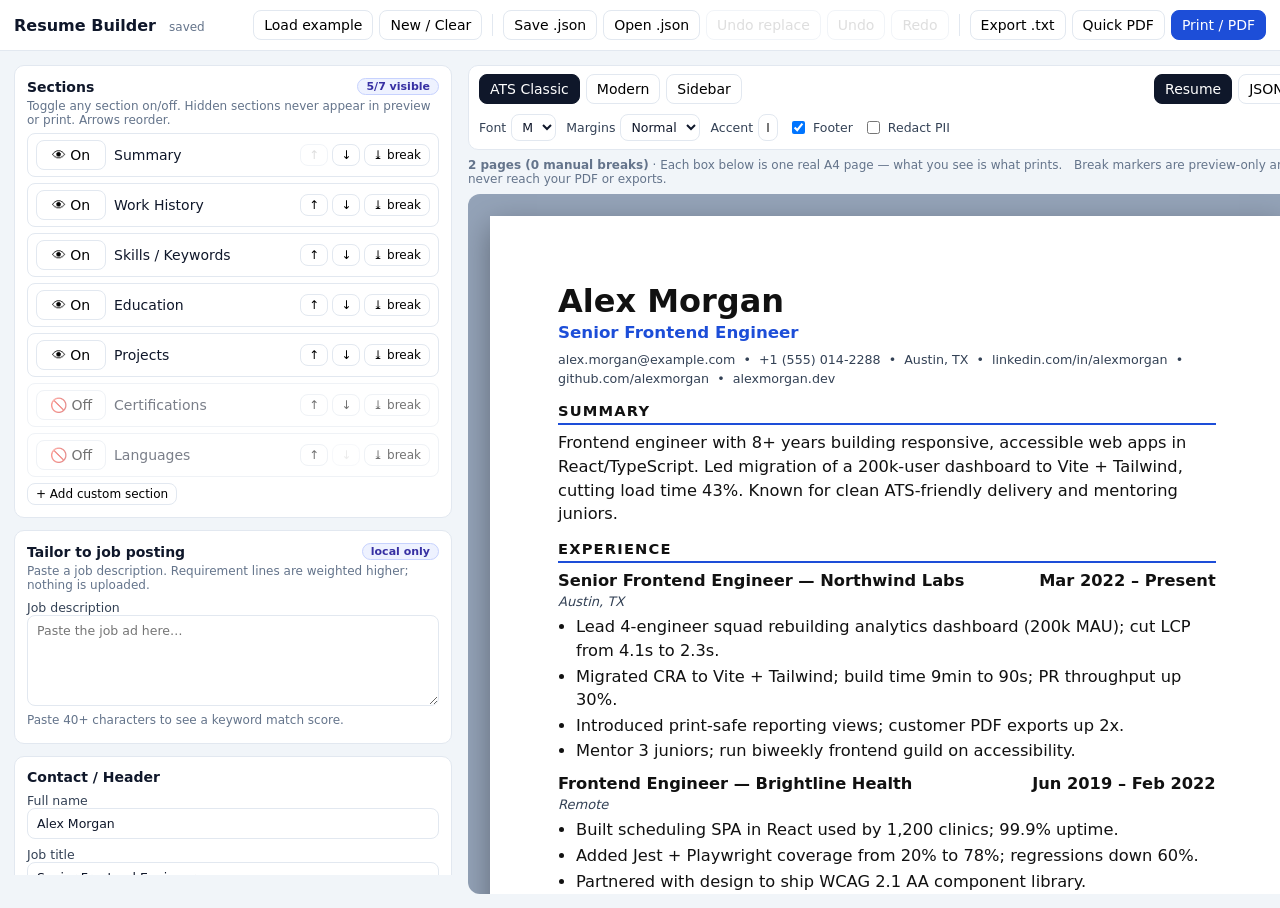
<file: index.html>
<!DOCTYPE html>
<html lang="en">
<head>
<meta charset="UTF-8" />
<meta name="viewport" content="width=device-width, initial-scale=1.0" />
<title>Resume Builder — interactive + printable</title>
<meta name="description" content="Interactive resume builder: job history, skills/keywords, live A4 preview, 3 templates, manual page breaks, JSON save/import, print to PDF." />
<link rel="stylesheet" href="styles.css" />
</head>
<body>
<a class="skip no-print" href="#preview-scroll">Skip to preview</a>
<header class="topbar no-print">
  <div class="brand">
    <strong>Resume Builder</strong>
    <span class="muted" id="save-status">saved</span>
  </div>
  <nav class="mobile-tabs" aria-label="Switch panes">
    <button id="tab-edit" type="button" class="active" aria-pressed="true">Edit</button>
    <button id="tab-preview" type="button" aria-pressed="false">Preview</button>
  </nav>
  <div class="toolbar" role="group" aria-label="Resume actions">
    <button id="btn-example" type="button" title="Load example resume (replaces current)">Load example</button>
    <button id="btn-new" type="button" title="Start fresh (clears all)">New / Clear</button>
    <span class="sep"></span>
    <button id="btn-export-json" type="button" title="Download resume as .json file">Save .json</button>
    <button id="btn-import-json" type="button" title="Open a .json file (replace only)">Open .json</button>
    <button id="btn-undo" type="button" title="Restore state before last replace" disabled>Undo replace</button>
    <button id="btn-hist-undo" type="button" title="Undo (Ctrl+Z)">Undo</button>
    <button id="btn-hist-redo" type="button" title="Redo (Ctrl+Shift+Z / Ctrl+Y)" disabled>Redo</button>
    <span class="sep"></span>
    <button id="btn-export-txt" type="button" title="Download plain-text ATS version">Export .txt</button>
    <button id="btn-quick-pdf" type="button" title="One-click PDF of every A4 page. Rasterized, so text is not selectable - use Print / PDF for selectable text.">Quick PDF</button>
    <button id="btn-print" type="button" class="primary" title="Print / Save as PDF">Print / PDF</button>
  </div>
</header>
<input type="file" id="file-input" accept=".json,application/json" hidden />

<main class="layout">
  <!-- EDITOR -->
  <aside id="editor" class="editor no-print" aria-label="Resume editor"></aside>

  <!-- PREVIEW -->
  <section class="preview-pane" aria-label="Resume preview">
    <div class="preview-toolbar no-print">
      <div class="tpl-picker" role="group" aria-label="Template picker">
        <button type="button" data-tpl="ats" class="tpl-btn" title="ATS Classic: single column, parser-safe">ATS Classic</button>
        <button type="button" data-tpl="modern" class="tpl-btn" title="Modern Accent: color header + skill pills">Modern</button>
        <button type="button" data-tpl="sidebar" class="tpl-btn" title="Sidebar Pro: two-column">Sidebar</button>
      </div>
      <div class="view-picker" role="group" aria-label="Preview view">
        <button type="button" data-view="resume" class="view-btn active" aria-pressed="true" title="Show the resume preview">Resume</button>
        <button type="button" data-view="json" class="view-btn" aria-pressed="false" title="Show editable JSON for the current resume">JSON</button>
      </div>
      <div class="preview-settings">
        <label for="set-fontsize">Font <select id="set-fontsize">
          <option value="small">S</option><option value="medium" selected>M</option><option value="large">L</option>
        </select></label>
        <label for="set-margins">Margins <select id="set-margins">
          <option value="narrow">Narrow</option><option value="normal" selected>Normal</option><option value="wide">Wide</option>
        </select></label>
        <label for="set-accent">Accent <input type="color" id="set-accent" value="#1d4ed8" /></label>
        <label class="check" title="Print footer with your name and an accurate Page X of Y on every page"><input type="checkbox" id="set-pagenum" checked /> Footer</label>
        <label class="check" title="Hide email/phone/location in the preview, .txt and Quick PDF. Save .json and the JSON view keep the real values."><input type="checkbox" id="set-redact" /> Redact PII</label>
      </div>
    </div>
    <p class="preview-hint no-print"><span id="page-est">— pages</span> · Each box below is one real A4 page — what you see is what prints. <span class="muted">Break markers are preview-only and never reach your PDF or exports.</span></p>
    <div id="preview-scroll" class="preview-scroll" tabindex="-1">
      <div id="sheet" class="sheet"></div>
      <div id="json-view" class="json-view" hidden>
        <p class="hint">Editable snapshot of the current resume. Apply with <strong>Apply</strong> or <strong>Ctrl+Enter</strong>. Invalid content never wipes your work. These are your <strong>real</strong> contact details — redaction does not apply here.</p>
        <label for="json-view-text">Resume JSON</label>
        <textarea id="json-view-text" spellcheck="false" autocomplete="off"></textarea>
        <p id="json-stale" class="json-stale" hidden>Heads up: the resume changed elsewhere since this snapshot was taken. <strong>Reset to current</strong> refreshes it, or keep your edits and Apply (newer changes are discarded but Undo-able).</p>
        <div id="json-view-error" class="json-error" role="alert" hidden></div>
        <div class="mini-btns json-view-btns">
          <button id="json-view-apply" type="button" class="primary">Apply</button>
          <button id="json-view-copy" type="button">Copy</button>
          <button id="json-view-reset" type="button">Reset to current</button>
        </div>
      </div>
    </div>
  </section>
</main>

<div id="toast" class="toast no-print" role="status" aria-live="polite"></div>

<script src="app.js"></script>
</body>
</html>
</file>
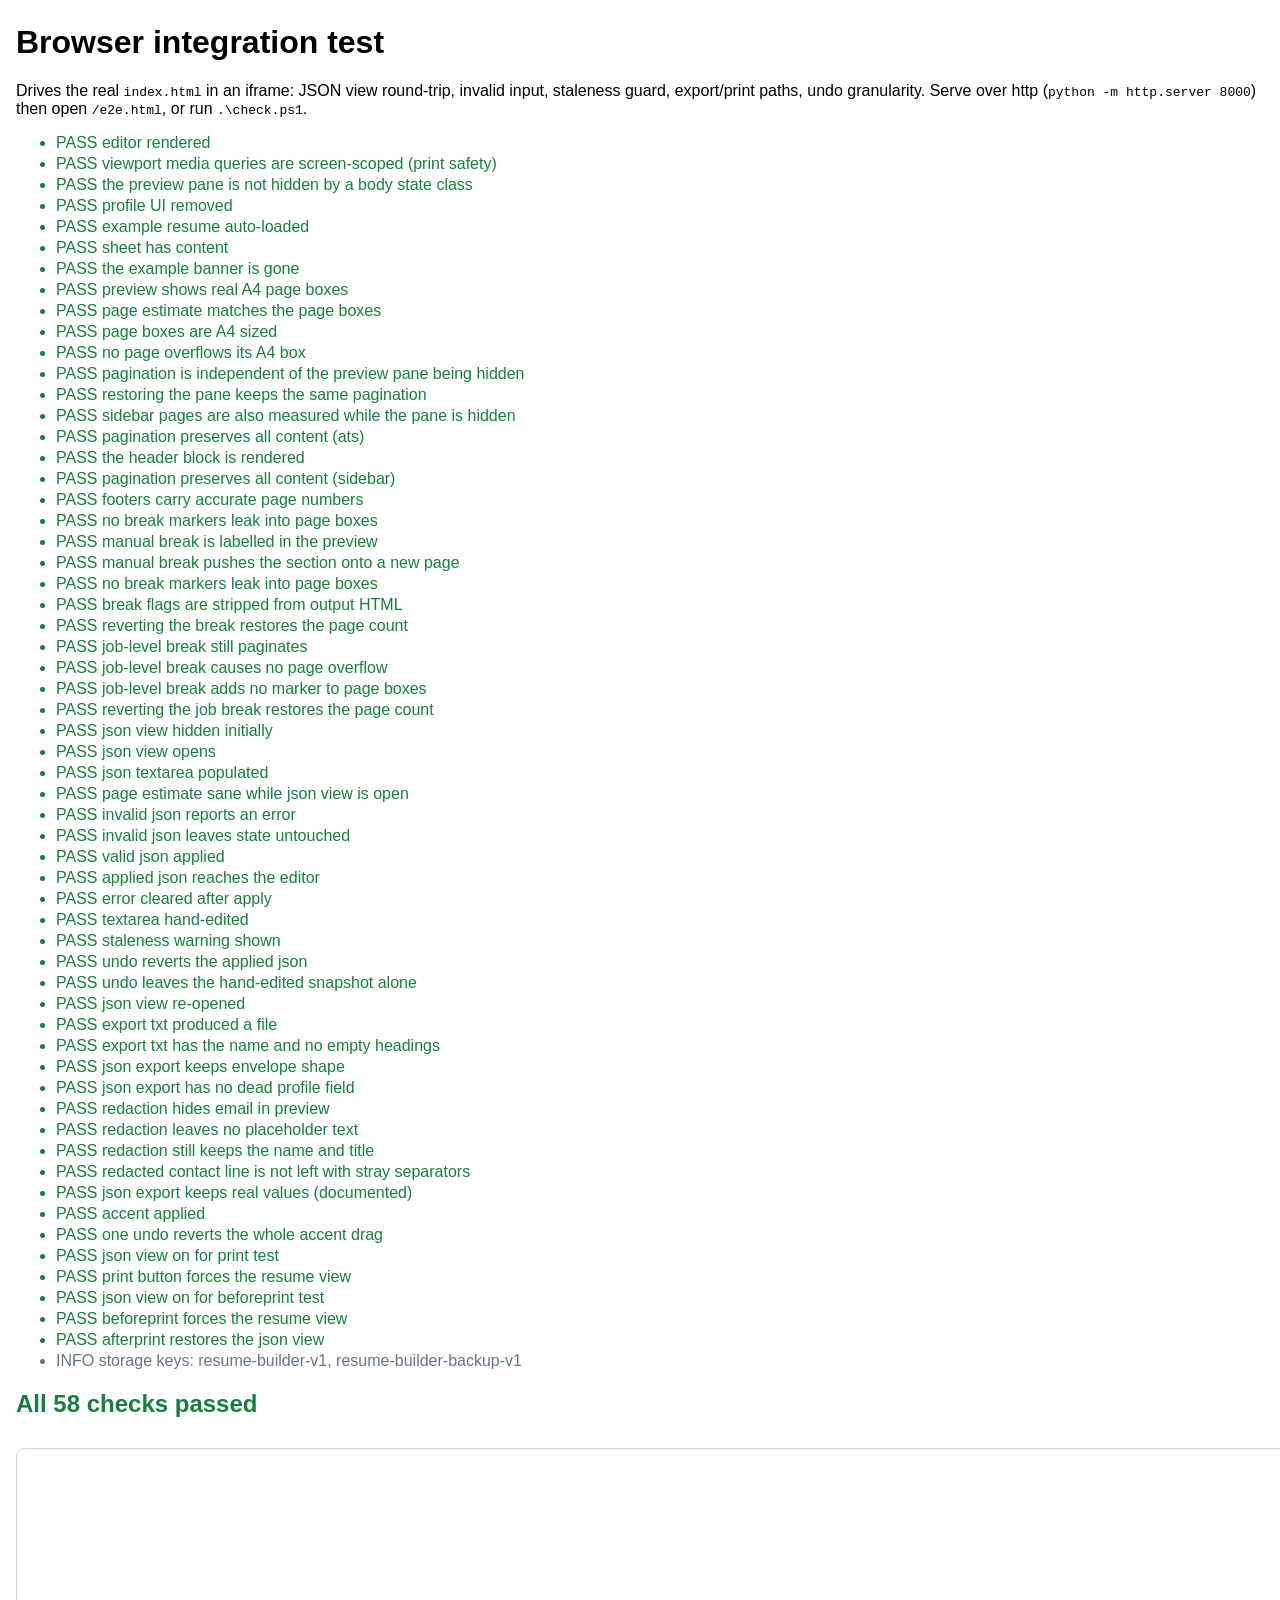
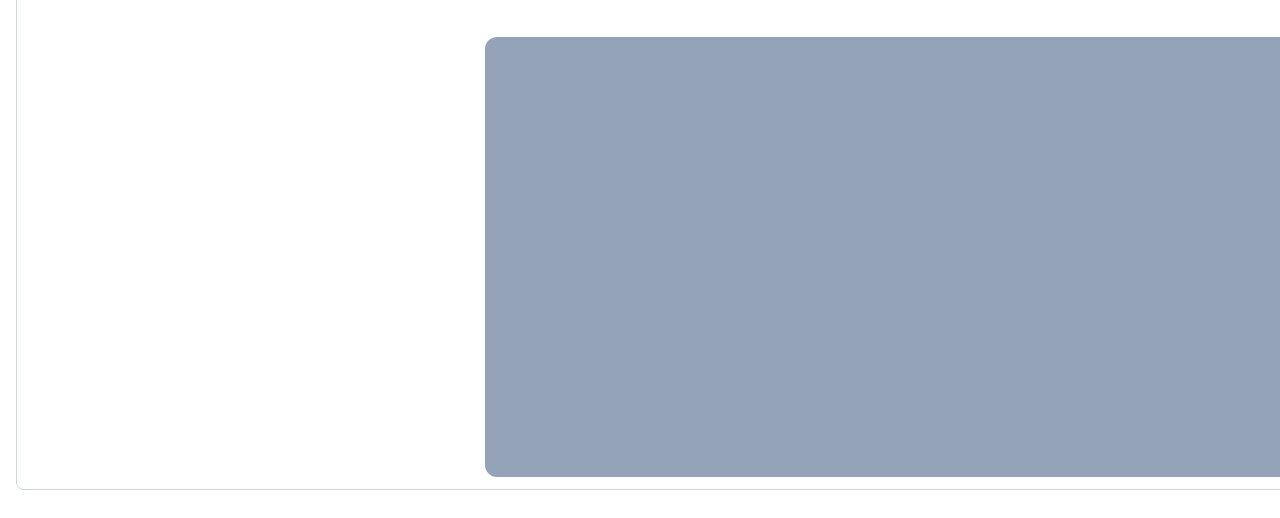
<file: e2e.html>
<!DOCTYPE html>
<html lang="en">
<head>
<meta charset="UTF-8" />
<meta name="viewport" content="width=device-width, initial-scale=1.0" />
<title>Resume Builder — browser integration test</title>
<style>
body{font-family:Arial,sans-serif;max-width:900px;margin:24px auto;padding:0 16px}
.pass{color:#15803d}.fail{color:#b91c1c}.info{color:#64748b}li{margin:3px 0}
#app{width:1280px;height:640px;border:1px solid #cbd5e1;border-radius:8px;margin-top:10px}
body{max-width:none}
</style>
</head>
<body>
<h1>Browser integration test</h1>
<p>Drives the real <code>index.html</code> in an iframe: JSON view round-trip, invalid input, staleness guard, export/print paths, undo granularity. Serve over http (<code>python -m http.server 8000</code>) then open <code>/e2e.html</code>, or run <code>.\check.ps1</code>.</p>
<ul id="results"></ul>
<h2 id="summary">running…</h2>
<div id="host"><iframe id="app" src="index.html" title="App under test"></iframe></div>
<script>
const log = [];
const el = (id) => document.getElementById(id);
const paint = () => {
  el("results").innerHTML = log.map((l) => `<li class="${l.startsWith("FAIL") ? "fail" : l.startsWith("INFO") ? "info" : "pass"}">${l.replace(/[<>&]/g, "")}</li>`).join("");
  const fails = log.filter((l) => l.startsWith("FAIL")).length;
  const err = log.filter((l) => l.startsWith("EXCEPTION"));
  el("summary").textContent = err.length ? "harness error" : fails ? fails + " failing" : "All " + log.filter((l) => l.startsWith("PASS")).length + " checks passed";
  el("summary").className = err.length || fails ? "fail" : "pass";
};
const say = (k, v) => { log.push((v ? "PASS " : "FAIL ") + k); paint(); };
const info = (k) => { log.push("INFO " + k); paint(); };

const f = el("app");
let loads = 0;
// hermetic: a previous run leaves state in the browser profile, so wipe and reload once
f.addEventListener("load", () => {
  loads++;
  if (loads === 1) {
    try { f.contentWindow.localStorage.clear(); } catch (e) { }
    f.contentWindow.location.reload();
    return;
  }
  setTimeout(run, 400);
});

async function run() {
  try {
    const w = f.contentWindow, d = f.contentDocument;
    const R = w.ResumeTest;
    const $ = (s) => d.querySelector(s);
    const input = (el, v) => { el.value = v; el.dispatchEvent(new w.Event("input", { bubbles: true })); };
    // paint synchronously so assertions never race the coalesced preview
    const flush = () => R.flushPreview();
    flush(); // the very first paint is frame-coalesced - force it before asserting

    say("editor rendered", !!$("#editor h2"));
    // print paper is ~794px wide: an unscoped max-width query would match while printing and
    // could hide the sheet (this actually shipped once) - keep viewport rules screen-only
    const unscoped = [];
    for (const sheet of Array.from(d.styleSheets)) {
      let rules = [];
      try { rules = Array.from(sheet.cssRules || []); } catch (e) { continue; }
      rules.forEach((r) => {
        if (r.type === 4 && /max-width/.test(r.conditionText || "") && !/screen/.test(r.conditionText || "")) unscoped.push(r.conditionText);
      });
    }
    say("viewport media queries are screen-scoped (print safety)", unscoped.length === 0, );
    say("the preview pane is not hidden by a body state class",
      w.getComputedStyle($(".preview-pane")).display !== "none");
    say("profile UI removed", !/Profile/.test($("#editor").textContent));
    say("example resume auto-loaded", R.getState().contact.fullName === "Alex Morgan");
    say("sheet has content", $("#sheet").textContent.length > 400);
    say("the example banner is gone", !$("#example-banner") && !$("#btn-banner-dismiss"));

    // ---- A4 pagination -------------------------------------------------------
    const boxes = () => Array.from(d.querySelectorAll("#sheet .page"));
    const overflows = (p) => {
      const cs = getComputedStyle(p);
      const cap = p.clientHeight - parseFloat(cs.paddingTop) - parseFloat(cs.paddingBottom) - 18;
      const kids = Array.from(p.children).filter((k) => !k.classList.contains("page-foot"));
      const used = kids.length ? kids[kids.length - 1].getBoundingClientRect().bottom - kids[0].getBoundingClientRect().top : 0;
      return used - cap;
    };
    const pagesNow = boxes();
    say("preview shows real A4 page boxes", pagesNow.length >= 1);
    say("page estimate matches the page boxes", $("#page-est").textContent.indexOf(pagesNow.length + " page") === 0);
    say("page boxes are A4 sized", pagesNow.every((p) => p.getBoundingClientRect().width > 600 && p.getBoundingClientRect().height > 900));
    say("no page overflows its A4 box", pagesNow.every((p) => overflows(p) < 8));
    // the mobile Edit/Preview tabs hide the preview pane; pagination must not depend on it
    const pane = $(".preview-pane");
    const beforeHide = boxes().length;
    pane.style.display = "none";
    flush();
    say("pagination is independent of the preview pane being hidden", boxes().length === beforeHide && beforeHide > 0);
    pane.style.display = "";
    flush();
    say("restoring the pane keeps the same pagination", boxes().length === beforeHide);
    $('[data-tpl="sidebar"]').click();
    flush();
    say("sidebar pages are also measured while the pane is hidden", boxes().length >= 1);
    // pagination must never drop or invent content, in any template (footers excluded: they repeat the name)
    const strip = (h) => h.replace(/<[^>]+>/g, " ").replace(/\s+/g, " ").trim();
    const noFooters = () => Array.from(d.querySelectorAll("#sheet .page")).map((p) => {
      const c = p.cloneNode(true);
      c.querySelectorAll(".page-foot").forEach((f) => f.remove());
      return c.innerHTML;
    }).join(" ");
    const flatTxt = strip(R.buildSheetHtml());
    const pagedTxt = strip(noFooters());
    const lost = ["Alex Morgan", "Northwind Labs", "Brightline Health", "Citysoft", "Frontend engineer with 8+ years", "cutting load time 43%", "Summary", "Experience", "Skills", "Education"]
      .filter((n) => flatTxt.indexOf(n) > -1 && pagedTxt.indexOf(n) === -1);
    say("pagination preserves all content (ats)", lost.length === 0);
    say("the header block is rendered", pagedTxt.indexOf("Senior Frontend Engineer") > -1 && pagedTxt.indexOf("Austin, TX") > -1);
    $('[data-tpl="sidebar"]').click();
    flush();
    const sideTxt = strip(noFooters());
    const lostSide = ["Alex Morgan", "Northwind Labs", "Citysoft", "Summary", "Experience", "Skills"]
      .filter((n) => sideTxt.indexOf(n) === -1);
    say("pagination preserves all content (sidebar)", lostSide.length === 0);
    $('[data-tpl="ats"]').click();
    flush();
    say("footers carry accurate page numbers", pagesNow.every((p, i) => {
      const foot = p.querySelector(".page-foot");
      return !foot || foot.textContent.indexOf("Page " + (i + 1) + " of " + pagesNow.length) > -1;
    }));
    say("no break markers leak into page boxes", !pagesNow.some((p) => p.querySelector(".pb-indicator")));
    const pagesBefore = pagesNow.length;
    // a manual section break must start that section on a fresh, labelled page
    $('[data-act="sec-break"][data-id="education"]').click();
    flush();
    const after = boxes();
    say("manual break is labelled in the preview", d.querySelectorAll("#sheet .page-gap").length === 1);
    const eduIdx = after.findIndex((p) => {
      const t = p.querySelector(".r-sec-title");
      return t && t.textContent === "Education";
    });
    say("manual break pushes the section onto a new page", eduIdx > 0);
    say("no break markers leak into page boxes", !after.some((p) => p.querySelector(".pb-indicator")));
    say("break flags are stripped from output HTML", !$("#sheet").innerHTML.includes('data-pb'));
    $('[data-act="sec-break"][data-id="education"]').click(); // revert
    flush();
    say("reverting the break restores the page count", boxes().length === pagesBefore);

    // job-level breaks are nested inside the section - they must not break pagination
    $('[data-act="job-break"][data-i="2"]').click();
    flush();
    const withJobBreak = boxes();
    say("job-level break still paginates", withJobBreak.length > 1);
    say("job-level break causes no page overflow", withJobBreak.every((p) => overflows(p) < 8));
    say("job-level break adds no marker to page boxes", !withJobBreak.some((p) => p.querySelector(".pb-indicator")));
    $('[data-act="job-break"][data-i="2"]').click(); // revert
    flush();
    say("reverting the job break restores the page count", boxes().length === pagesBefore);

    // ---- JSON view round-trip -------------------------------------------------
    const sheet = $("#sheet"), jv = $("#json-view"), ta = $("#json-view-text");
    say("json view hidden initially", jv.hidden === true && sheet.hidden === false);
    $('[data-view="json"]').click();
    say("json view opens", jv.hidden === false && sheet.hidden === true);
    say("json textarea populated", ta.value.indexOf('"data"') > -1);
    say("page estimate sane while json view is open", !/NaN|Infinity/.test($("#page-est").textContent));

    const before = R.getState().contact.fullName;
    ta.value = "{ this is not json";
    $("#json-view-apply").click();
    say("invalid json reports an error", $("#json-view-error").hidden === false);
    say("invalid json leaves state untouched", R.getState().contact.fullName === before);

    $("#json-view-reset").click();
    const obj = JSON.parse(ta.value);
    obj.data.contact.fullName = "Edited Person";
    ta.value = JSON.stringify(obj, null, 2);
    $("#json-view-apply").click();
    say("valid json applied", R.getState().contact.fullName === "Edited Person");
    say("applied json reaches the editor", Array.from(d.querySelectorAll('[data-f="contact.fullName"]')).some((i) => i.value === "Edited Person"));
    say("error cleared after apply", $("#json-view-error").hidden === true);

    // ---- staleness guard ------------------------------------------------------
    ta.value = ta.value.replace('"Edited Person"', '"Stale Clone"');
    say("textarea hand-edited", ta.value.indexOf("Stale Clone") > -1);
    input($('[data-f="contact.title"]'), "Changed Elsewhere");
    flush();
    say("staleness warning shown", $("#json-stale").hidden === false);

    $("#btn-hist-undo").click();
    flush();
    say("undo reverts the applied json", R.getState().contact.fullName !== "Edited Person");
    say("undo leaves the hand-edited snapshot alone", ta.value.indexOf("Stale Clone") > -1);

    // ---- export / print must never be blank -----------------------------------
    let captured = null;
    w.URL.createObjectURL = (b) => { captured = b; return "blob:stub"; };
    w.HTMLAnchorElement.prototype.click = function () {};
    $('[data-view="json"]').click();
    say("json view re-opened", sheet.hidden === true);
    $("#btn-export-txt").click();
    say("export txt produced a file", !!captured);
    const txt = await captured.text();
    say("export txt has the name and no empty headings", txt.indexOf("Edited Person") > -1 || txt.indexOf("Alex Morgan") > -1);
    $("#btn-export-json").click();
    const jsonTxt = await captured.text();
    say("json export keeps envelope shape", /"version"\s*:\s*1/.test(jsonTxt) && /"data"\s*:/.test(jsonTxt));
    say("json export has no dead profile field", jsonTxt.indexOf('"profileName"') === -1);

    // ---- redaction removes the values, no placeholders ------------------------
    $("#set-redact").click();
    flush();
    const redactSheet = $("#sheet").textContent;
    $("#btn-export-json").click();
    const redactJson = await captured.text();
    say("redaction hides email in preview", !/alex\.morgan@example\.com/.test(redactSheet));
    say("redaction leaves no placeholder text", !/\[email redacted\]|\[phone redacted\]|\[location redacted\]/.test(redactSheet));
    say("redaction still keeps the name and title", /Alex Morgan/.test(redactSheet) && /Senior Frontend Engineer/.test(redactSheet));
    say("redacted contact line is not left with stray separators", !/&nbsp;•&nbsp;\s*&nbsp;•&nbsp;/.test($("#sheet").innerHTML));
    say("json export keeps real values (documented)", /alex\.morgan@example\.com/.test(redactJson));
    $("#set-redact").click();
    flush();

    // ---- undo granularity: one drag = one step -------------------------------
    const accent = $("#set-accent");
    const startAccent = R.getState().settings.accent;
    ["#111111", "#222222", "#333333", "#444444"].forEach((c) => {
      accent.value = c;
      accent.dispatchEvent(new w.Event("input", { bubbles: true }));
    });
    flush();
    say("accent applied", R.getState().settings.accent === "#444444");
    $("#btn-hist-undo").click();
    flush();
    say("one undo reverts the whole accent drag", R.getState().settings.accent === startAccent);

    // ---- print path forces the resume view -----------------------------------
    $('[data-view="json"]').click();
    say("json view on for print test", sheet.hidden === true);
    w.print = function () {};
    $("#btn-print").click();
    say("print button forces the resume view", sheet.hidden === false);

    // ---- browser print (Ctrl+P) persists, forces resume view, restores json view
    $('[data-view="json"]').click();
    say("json view on for beforeprint test", sheet.hidden === true);
    w.dispatchEvent(new w.Event("beforeprint"));
    flush();
    say("beforeprint forces the resume view", sheet.hidden === false);
    w.dispatchEvent(new w.Event("afterprint"));
    flush();
    say("afterprint restores the json view", sheet.hidden === true);
    info("storage keys: " + Object.keys(w.localStorage).filter((k) => k.indexOf("resume-builder") === 0).join(", "));
    paint();
  } catch (e) {
    log.push("EXCEPTION " + (e && e.stack ? e.stack.split("\n")[0] : e));
    paint();
  }
}
</script>
</body>
</html>
</file>
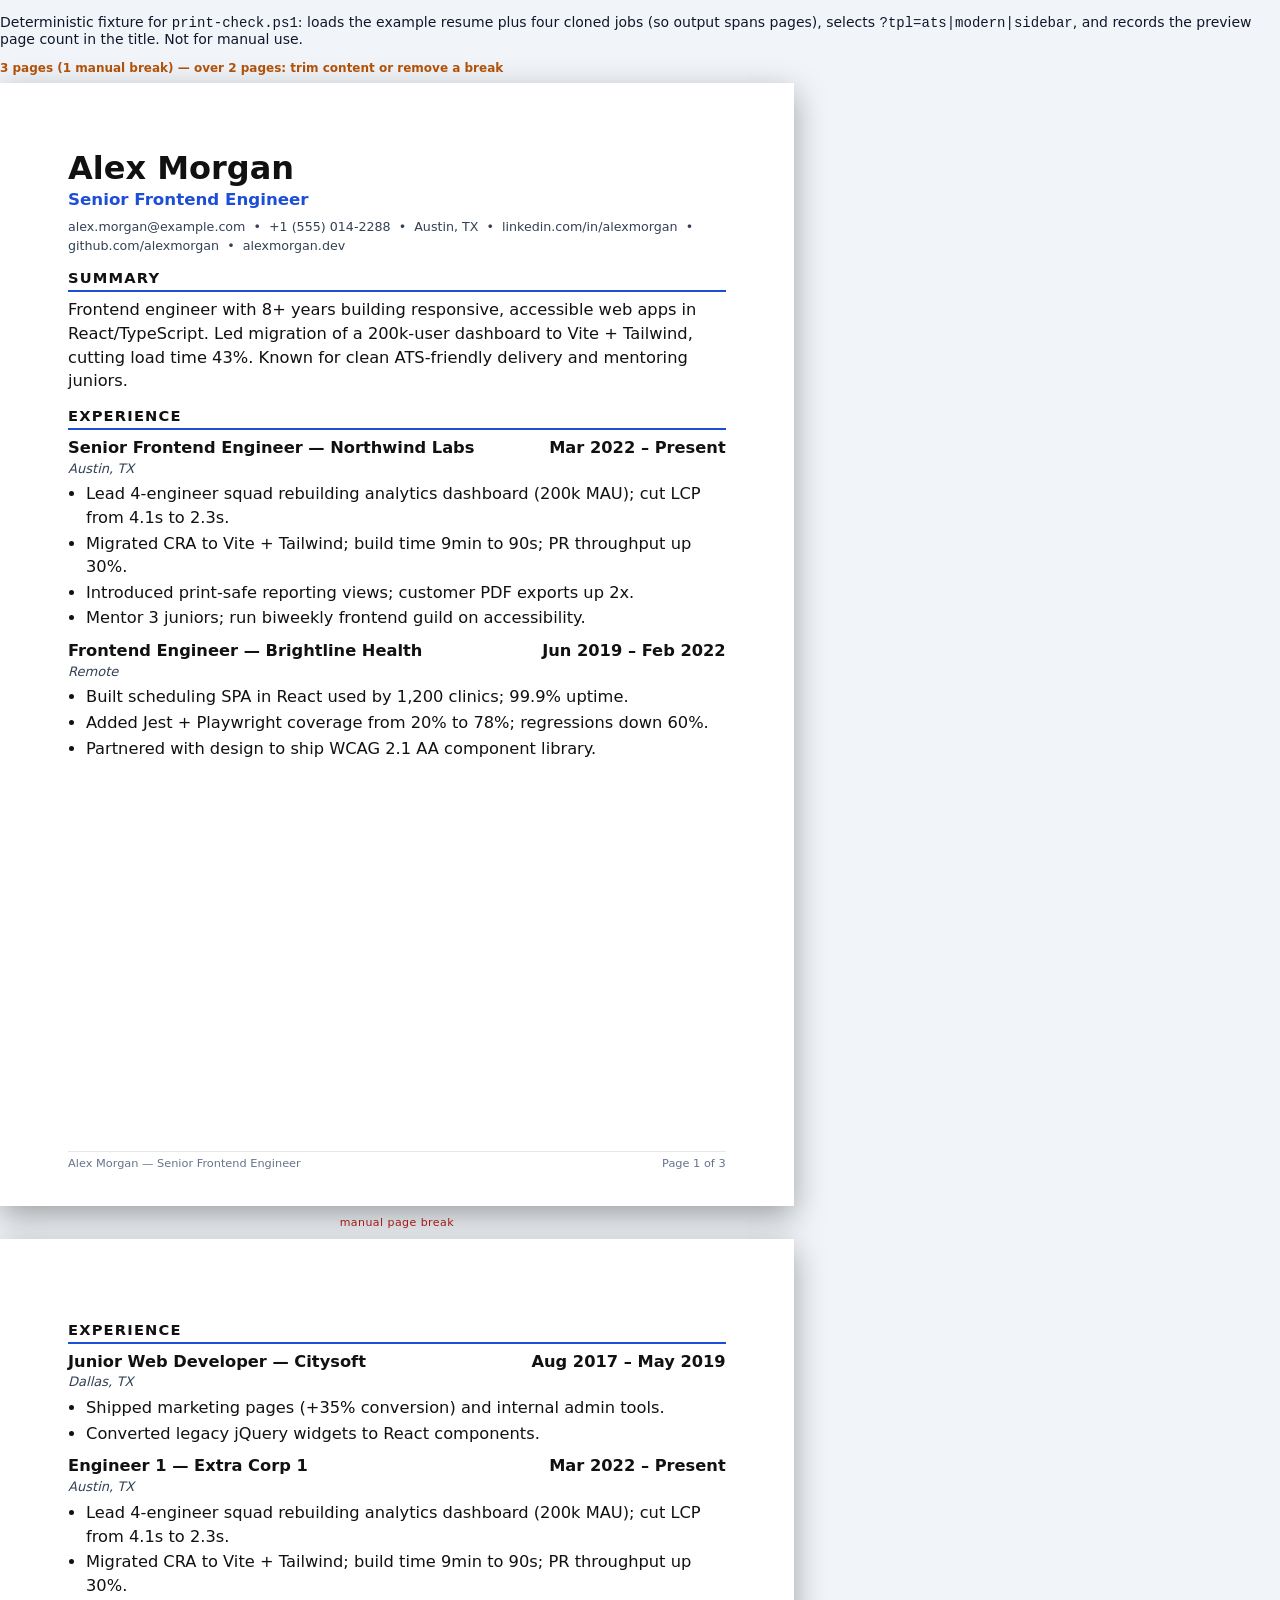
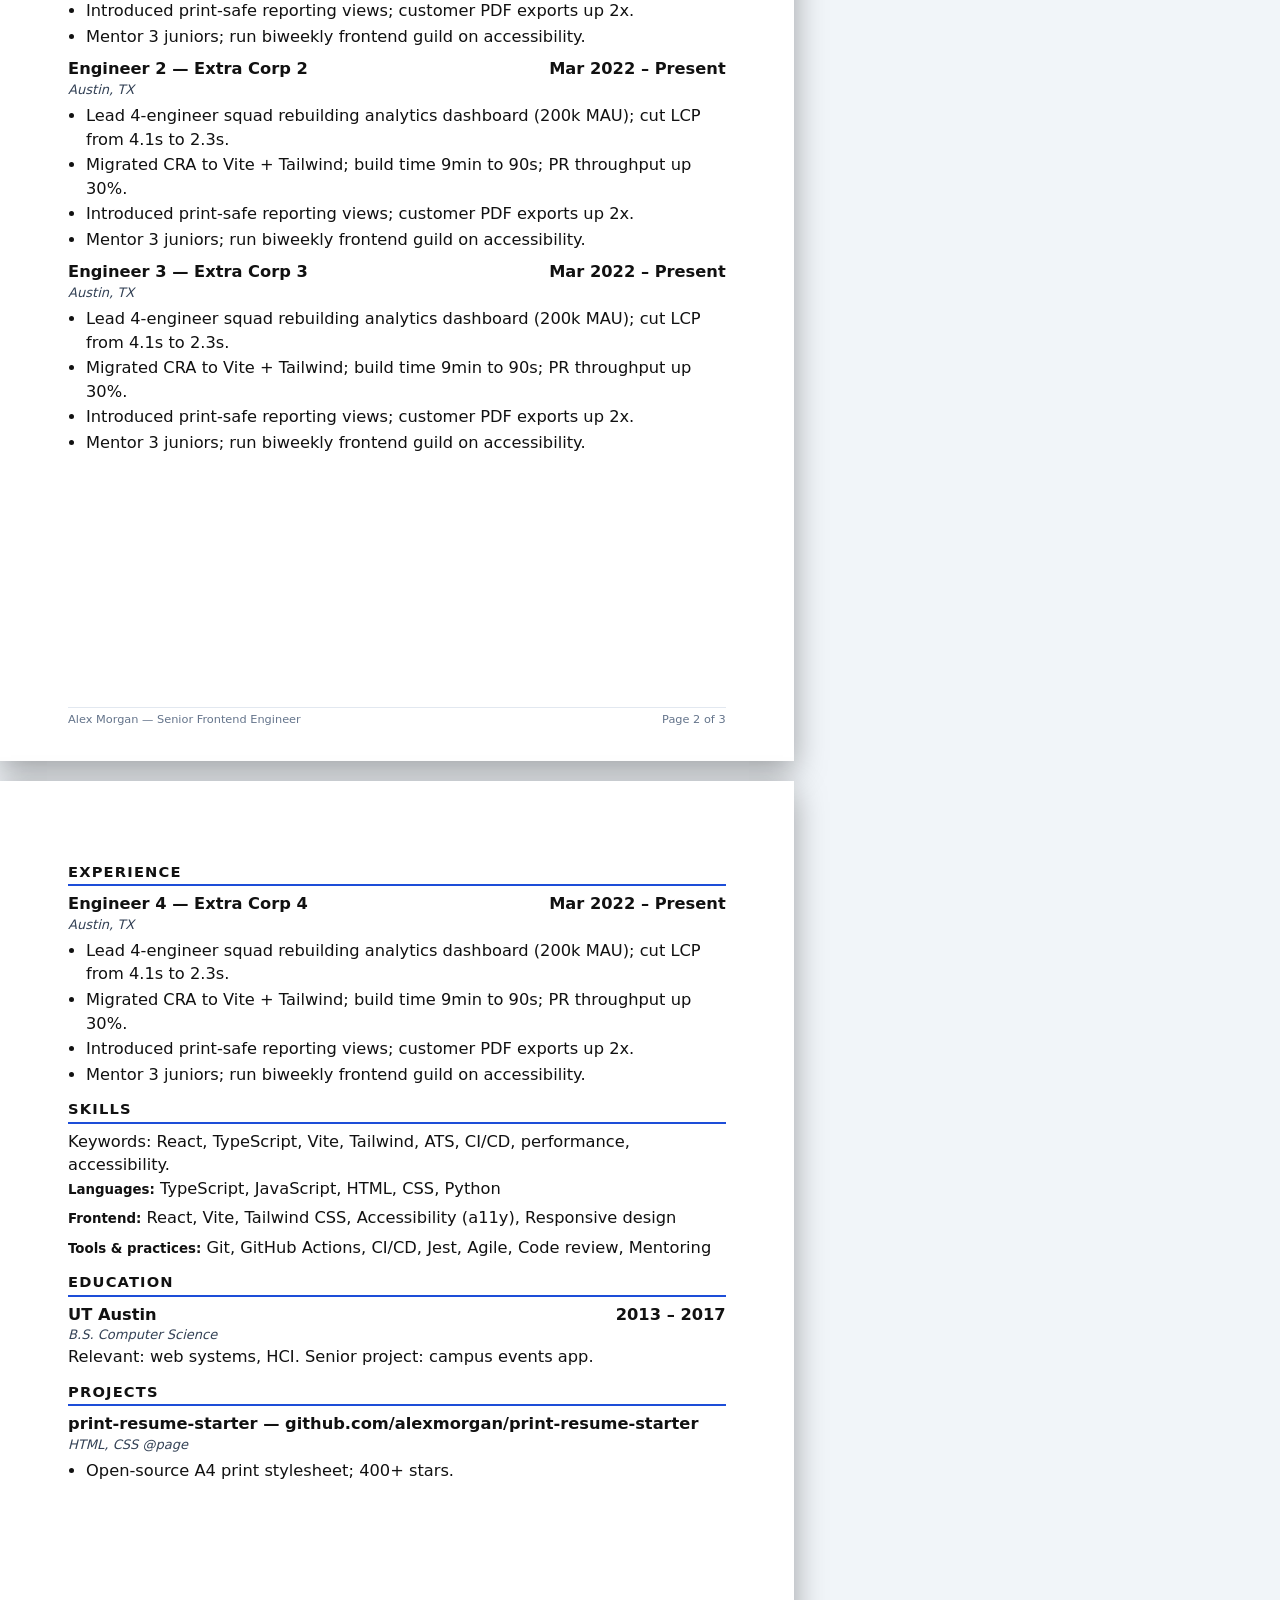
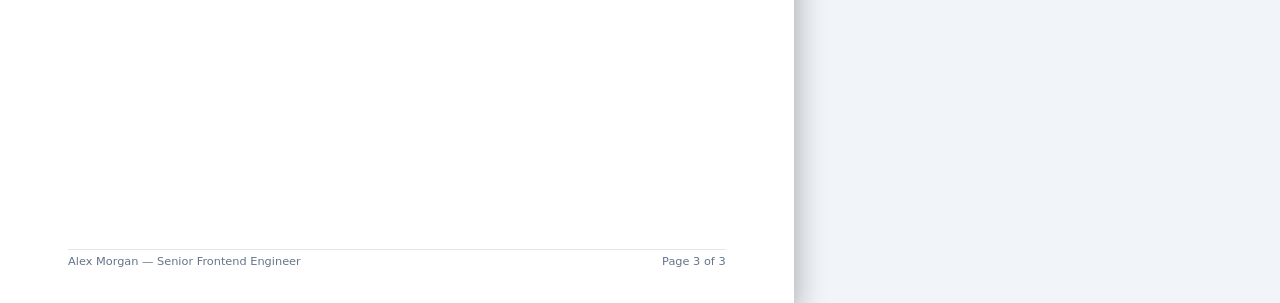
<file: print-probe.html>
<!DOCTYPE html>
<html lang="en">
<head>
<meta charset="UTF-8" />
<meta name="viewport" content="width=device-width, initial-scale=1.0" />
<title>Resume Builder — print probe</title>
<link rel="stylesheet" href="styles.css" />
</head>
<body>
<p class="no-print">Deterministic fixture for <code>print-check.ps1</code>: loads the example resume plus four
cloned jobs (so output spans pages), selects <code>?tpl=ats|modern|sidebar</code>, and records the
preview page count in the title. Not for manual use.</p>
<div id="editor" hidden></div>
<p class="preview-hint no-print"><span id="page-est">— pages</span></p>
<div id="preview-scroll"><div id="sheet" class="sheet"></div></div>
<script src="app.js"></script>
<script>
(function () {
  try {
    const tpl = new URLSearchParams(location.search).get("tpl") || "ats";
    const s = window.ResumeTest.sampleState();
    const j0 = JSON.parse(JSON.stringify(s.experience[0]));
    for (let i = 0; i < 4; i++) {
      const c = JSON.parse(JSON.stringify(j0));
      c.company = "Extra Corp " + (i + 1);
      c.title = "Engineer " + (i + 1);
      s.experience.push(c);
    }
    if (tpl === "ats" || tpl === "modern" || tpl === "sidebar") s.settings.templateId = tpl;
    window.ResumeTest.setState(s);
    window.ResumeTest.flushPreview();
    const n = document.querySelectorAll("#sheet .page").length;
    document.title = "printprobe-" + s.settings.templateId + "-" + n + "pg";
  } catch (e) { document.title = "printprobe-error:" + (e && e.message); }
})();
</script>
</body>
</html>
</file>
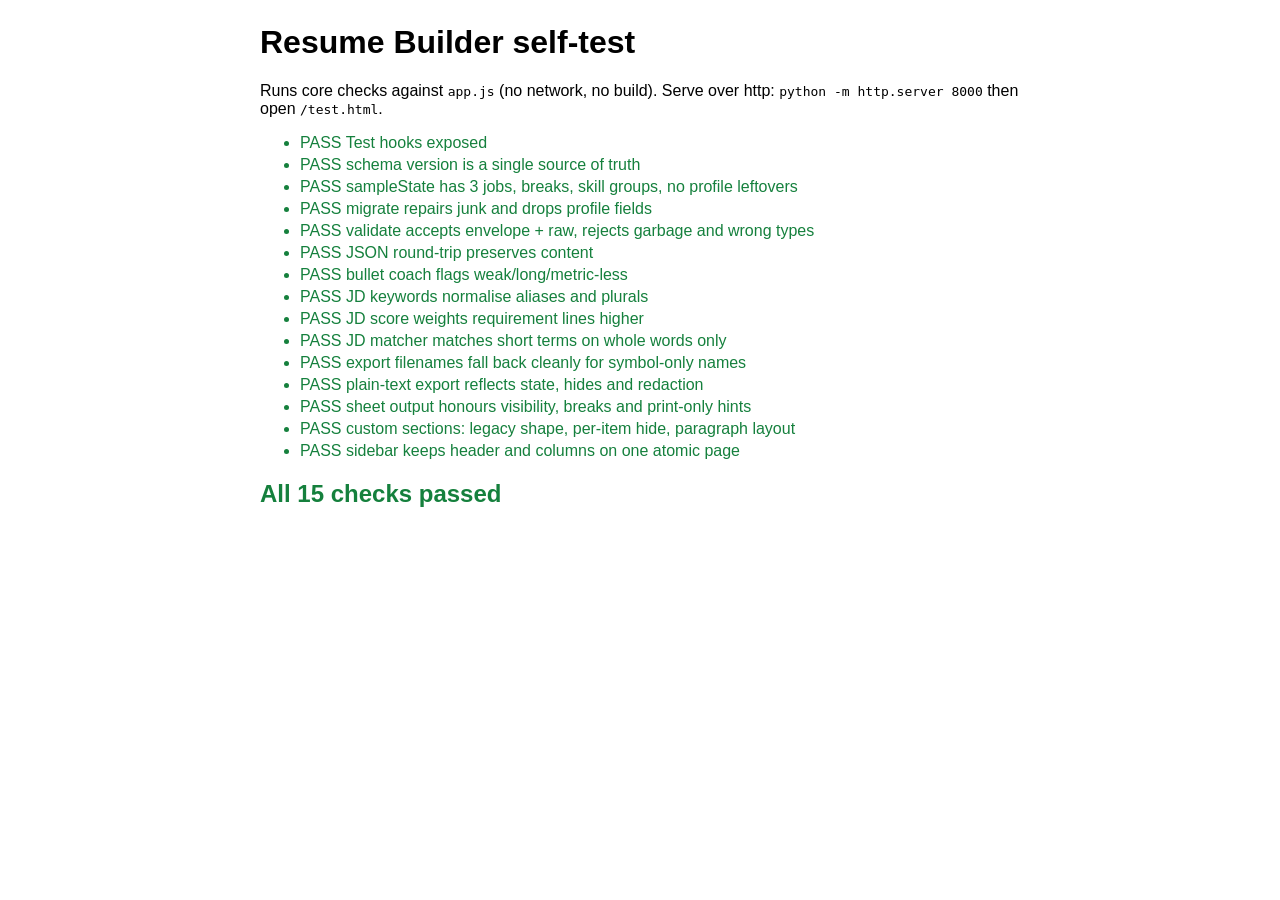
<file: test.html>
<!DOCTYPE html>
<html lang="en">
<head>
<meta charset="UTF-8" />
<meta name="viewport" content="width=device-width, initial-scale=1.0" />
<title>Resume Builder — self test</title>
<style>body{font-family:Arial,sans-serif;max-width:760px;margin:24px auto;padding:0 16px}.pass{color:#15803d}.fail{color:#b91c1c}li{margin:4px 0}</style>
</head>
<body>
<h1>Resume Builder self-test</h1>
<p>Runs core checks against <code>app.js</code> (no network, no build). Serve over http: <code>python -m http.server 8000</code> then open <code>/test.html</code>.</p>
<ul id="results"></ul>
<div id="editor" hidden></div><div id="sheet" hidden></div>
<script src="app.js"></script>
<script>
const out = [];
function t(name, fn) { try { fn(); out.push([true, name]); } catch (e) { out.push([false, name + " — " + e.message]); } }
function eq(a, b, m) { if (a !== b) throw new Error((m || "mismatch") + ": " + JSON.stringify(a) + " !== " + JSON.stringify(b)); }
function ok(v, m) { if (!v) throw new Error(m || "expected truthy"); }
function no(v, m) { if (v) throw new Error(m || "expected falsy"); }
const R = () => window.ResumeTest;

t("Test hooks exposed", () => ok(R(), "missing ResumeTest"));
t("schema version is a single source of truth", () => {
  eq(R().SCHEMA_VERSION, 1, "schema");
  eq(R().defaultState().version, R().SCHEMA_VERSION, "default state version");
  eq(R().currentEnvelope().version, R().SCHEMA_VERSION, "envelope version");
});
t("sampleState has 3 jobs, breaks, skill groups, no profile leftovers", () => {
  const s = R().sampleState();
  eq(s.experience.length, 3, "jobs");
  ok(s.experience.some(j => j.breakBefore), "no breakBefore demo");
  ok(s.skillGroups.length >= 2, "skill groups");
  no("profileName" in s, "profileName should not exist in a single-resume app");
});
t("migrate repairs junk and drops profile fields", () => {
  const m = R().migrate({ contact: { fullName: "X" }, profileName: "old", sectionsVisible: { summary: true }, customSections: [{ title: "T", bullets: ["a", "b"] }] });
  ok(Array.isArray(m.experience) && Array.isArray(m.sectionOrder), "arrays");
  eq(m.settings.templateId, "ats", "template default");
  no("profileName" in m, "profileName not stripped");
  eq(m.customSections[0].items.length, 2, "legacy bullets → items");
  eq(m.customSections[0].items[0].text, "a", "item text");
  eq(R().migrate({ settings: { templateId: "evil" } }).settings.templateId, "ats", "bad template");
  eq(R().migrate({ settings: { accent: "not-a-colour" } }).settings.accent, "#1d4ed8", "bad accent");
  eq(R().migrate([]), null, "array must be rejected");
  eq(R().migrate("nope"), null, "string must be rejected");
});
t("validate accepts envelope + raw, rejects garbage and wrong types", () => {
  no(R().validateResumeFile({ version: 1, data: { contact: {}, experience: [] } }), "envelope rejected");
  no(R().validateResumeFile({ contact: {}, experience: [] }), "raw rejected");
  ok(R().validateResumeFile({ foo: 1 }), "garbage accepted");
  ok(R().validateResumeFile([]), "array accepted");
  ok(R().validateResumeFile({ experience: "x", contact: {} }), "bad type accepted");
  ok(R().validateResumeFile({ contact: "nope" }), "string contact accepted");
  ok(R().validateResumeFile({ contact: {}, settings: [] }), "array settings accepted");
  ok(R().validateResumeFile({ contact: {}, summary: 5 }), "number summary accepted");
  ok(R().validateResumeFile({ contact: {}, skillGroups: {} }), "object skillGroups accepted");
});
t("JSON round-trip preserves content", () => {
  const env = JSON.parse(JSON.stringify({ version: 1, data: R().sampleState() }));
  eq(R().normalizeImport(env).contact.fullName, "Alex Morgan", "name lost");
  eq(R().normalizeImport(env).experience.length, 3, "jobs lost");
  eq(R().normalizeImport({ contact: { fullName: "Solo" } }).contact.fullName, "Solo", "raw import");
});
t("bullet coach flags weak/long/metric-less", () => {
  ok(R().lintBullet("Responsible for stuff").length > 0, "weak start not flagged");
  ok(R().lintBullet("Did things").some(w => /metric/i.test(w)), "missing metric not flagged");
  eq(R().lintBullet("Led 4-engineer squad; cut load 43%. Shipped X Han Solo style wins here.").length, 0, "good bullet flagged");
});
t("JD keywords normalise aliases and plurals", () => {
  const kws = R().extractJdKeywords("We need React, TypeScript and CI/CD experience with accessibility. Also k8s and Node.js experience.");
  ["react", "typescript", "kubernetes", "node.js"].forEach(k => ok(kws.includes(k), "missing " + k));
  no(kws.includes("k8s"), "alias not canonicalised");
  no(kws.includes("require"), "no stopword filtering");
});
t("JD score weights requirement lines higher", () => {
  R().setState(R().sampleState());
  R().getState().jdText = "Nice to have:\nKubernetes\n\nRequirements:\nReact and TypeScript, plus Rust and Elixir";
  const jd = R().jdResult();
  ok(jd.total > 0, "no keywords");
  ok(jd.matched.includes("react"), "react missing from the sample resume");
  ok(jd.missing.includes("rust"), "rust should be missing from the sample resume");
  ok(jd.score > 0 && jd.score < 100, "score looks wrong: " + jd.score);
});
t("JD matcher matches short terms on whole words only", () => {
  R().setState(R().defaultState());
  R().getState().summary = "Good team player with MongoDB experience.";
  R().getState().jdText = "Requirements:\nGolang expertise needed for this backend role, plus React skills";
  const jd = R().jdResult();
  ok(jd && jd.total > 0, "no keywords");
  ok(jd.missing.includes("go"), "go should be missing: only Good/MongoDB substrings present");
  R().getState().summary = "Go development for backend services.";
  ok(R().jdResult().matched.includes("go"), "standalone Go should match golang");
});
t("export filenames fall back cleanly for symbol-only names", () => {
  R().setState(R().sampleState());
  R().getState().contact.fullName = "!!!";
  ok(R().exportFilename("json").indexOf("resume-") === 0, "symbol-only name left stray dashes: " + R().exportFilename("json"));
  R().getState().contact.fullName = "Yi Fei Wu";
  ok(R().exportFilename("pdf").indexOf("yi-fei-wu-") === 0, "name slug broken");
});
t("plain-text export reflects state, hides and redaction", () => {
  R().setState(R().sampleState());
  R().getState().experience[0].hidden = true;
  let txt = R().resumeToText();
  ok(txt.includes("Alex Morgan"), "no name");
  no(txt.includes("Northwind Labs"), "hidden job leaked into txt");
  ok(txt.includes("Brightline Health"), "visible job missing");
  ok(!/2013\s*-\s*2017/.test(txt), "education dates should be human readable");
  R().getState().experience[0].hidden = false;
  R().getState().settings.redactPII = true;
  txt = R().resumeToText();
  no(txt.includes("alex.morgan@example.com"), "email not redacted in txt");
  const sheet = R().buildSheetHtml();
  no(sheet.includes("alex.morgan@example.com"), "email not redacted in sheet");
  ok(sheet.includes("Alex Morgan"), "redaction should not remove the name");
  no(/\[email redacted\]|\[phone redacted\]|\[location redacted\]/.test(sheet), "redaction left a placeholder");
});
t("sheet output honours visibility, breaks and print-only hints", () => {
  R().setState(R().sampleState());
  R().getState().sectionsVisible.certifications = false;
  R().getState().sectionBreaks.education = true;
  const html = R().buildSheetHtml();
  ok(html.includes("Experience"), "missing experience");
  ok(html.includes("pb-indicator"), "missing page break");
  no(html.includes("no-print"), "print-only hint leaked into the sheet");
  R().setState(R().defaultState());
  no(R().buildSheetHtml().includes("<li>"), "empty default resume should have no bullets");
});
t("custom sections: legacy shape, per-item hide, paragraph layout", () => {
  R().setState({ contact: { fullName: "A" }, customSections: [{ title: "Vol" }], sectionOrder: ["custom_x"] });
  ok(R().isSectionEmpty("custom_x"), "section without items should be empty, not a crash");
  R().setState({ contact: { fullName: "A" }, customSections: [{ id: "x", title: "Vol", items: [{ text: "kept" }, { text: "gone", hidden: true }] }] });
  no(R().isSectionEmpty("custom_x"), "item should count as content");
  const html = R().buildSheetHtml();
  ok(html.includes("kept"), "visible custom item missing");
  no(html.includes("gone"), "hidden custom item printed");
  R().setState({ contact: { fullName: "A" }, customSections: [{ id: "x", title: "Vol", layout: "text", items: [{ text: "line one\nline two" }] }] });
  ok(R().buildSheetHtml().includes('class="preserve"'), "paragraph layout should preserve line breaks");
});
t("sidebar keeps header and columns on one atomic page", () => {
  R().setState(R().sampleState());
  R().getState().settings.templateId = "sidebar";
  const html = R().buildSheetHtml();
  ok(html.includes('class="r-atomic"'), "sidebar head+cols not wrapped in one atomic block");
  ok(html.indexOf("r-head") < html.indexOf("r-cols"), "header must lead the atomic block, not orphan alone on page 1");
  ok(html.includes("r-side"), "sidebar column missing");
  R().setState(R().defaultState());
});
const ul = document.getElementById("results");
let fails = 0;
out.forEach(([pass, name]) => {
  if (!pass) fails++;
  const li = document.createElement("li");
  li.className = pass ? "pass" : "fail";
  li.textContent = (pass ? "PASS " : "FAIL ") + name;
  ul.appendChild(li);
});
const h = document.createElement("h2");
h.textContent = fails ? fails + " failing" : "All " + out.length + " checks passed";
h.className = fails ? "fail" : "pass";
document.body.appendChild(h);
</script>
</body>
</html>
</file>
<file: styles.css>
:root{
  --bg:#f1f5f9; --panel:#ffffff; --ink:#0f172a; --muted:#64748b;
  --line:#e2e8f0; --accent:#1d4ed8; --radius:10px;
  --sheet-pad:18mm; --sheet-font:12.2pt;
}
*{box-sizing:border-box}
html,body{margin:0;padding:0}
body{font-family:"Segoe UI",system-ui,-apple-system,Arial,sans-serif;background:var(--bg);color:var(--ink);font-size:14px}
button{font:inherit;cursor:pointer;border:1px solid var(--line);background:#fff;border-radius:8px;padding:6px 10px}
button:hover{border-color:#94a3b8}
button.primary{background:var(--accent);border-color:var(--accent);color:#fff}
button:disabled{opacity:.45;cursor:not-allowed}
input,select,textarea{font:inherit;width:100%;border:1px solid var(--line);border-radius:8px;padding:7px 9px;background:#fff;color:var(--ink)}
textarea{resize:vertical;min-height:56px}
label{display:block;font-size:12.5px;color:#334155;margin:8px 0 2px}
.muted{color:var(--muted);font-size:12px;margin-left:8px}
.sep{width:1px;height:22px;background:var(--line);display:inline-block;margin:0 4px;vertical-align:middle}

.topbar{position:sticky;top:0;z-index:20;display:flex;justify-content:space-between;align-items:center;gap:12px;padding:10px 14px;background:var(--panel);border-bottom:1px solid var(--line);flex-wrap:wrap}
.brand{font-size:16px}
.toolbar{display:flex;gap:6px;align-items:center;flex-wrap:wrap}

.layout{display:grid;grid-template-columns:440px 1fr;gap:14px;padding:14px;align-items:start;max-width:1500px;margin:0 auto}
.editor{display:flex;flex-direction:column;gap:12px;max-height:calc(100vh - 90px);overflow:auto;padding-right:2px}
.card{background:var(--panel);border:1px solid var(--line);border-radius:var(--radius);padding:12px}
.card h2{margin:0 0 4px;font-size:14px;display:flex;justify-content:space-between;align-items:center}
.card h3{margin:10px 0 4px;font-size:13px}
.hint{font-size:12px;color:var(--muted);margin:4px 0}
.row2{display:grid;grid-template-columns:1fr 1fr;gap:8px}
.row3{display:grid;grid-template-columns:1fr 1fr 1fr;gap:8px}
.item{border:1px solid var(--line);border-radius:8px;padding:10px;margin:8px 0;background:#fcfdff}
.item.hidden-item{opacity:.6;border-style:dashed}
.item-head{display:flex;justify-content:space-between;align-items:center;gap:6px;margin-bottom:4px}
.item-head strong{font-size:13px}
.mini-btns{display:flex;gap:4px;flex-wrap:wrap}
.mini-btns button{padding:3px 8px;font-size:12px}
.check{display:flex !important;align-items:center;gap:6px;flex-direction:row !important}
.check input{width:auto}
.sec-row{display:flex;align-items:center;gap:8px;border:1px solid var(--line);border-radius:8px;padding:6px 8px;margin:6px 0;background:#fff}
.sec-row.off{opacity:.55}
.sec-row .grow{flex:1}
.sec-row .eye{min-width:70px}
.tag{font-size:11px;background:#eef2ff;border:1px solid #c7d2fe;border-radius:20px;padding:1px 8px;color:#3730a3}

.preview-pane{position:sticky;top:76px}
.preview-toolbar{display:flex;justify-content:space-between;gap:10px;align-items:center;background:var(--panel);border:1px solid var(--line);border-radius:var(--radius);padding:8px 10px;flex-wrap:wrap;margin-bottom:8px}
.tpl-picker{display:flex;gap:6px}
.tpl-btn.active{background:#0f172a;color:#fff;border-color:#0f172a}
.preview-settings{display:flex;gap:10px;align-items:center;flex-wrap:wrap;font-size:12.5px}
.preview-settings label{display:flex;align-items:center;gap:5px;margin:0}
.preview-settings select,.preview-settings input{width:auto;padding:4px 6px}
.preview-hint{font-size:12px;color:var(--muted);margin:0 0 8px}
.preview-scroll{background:#94a3b8;border-radius:12px;padding:22px;display:flex;justify-content:center;max-height:calc(100vh - 200px);overflow:auto}

/* A4 page stack: #sheet is a container, each .page is exactly one sheet of paper */
.sheet{width:210mm;display:flex;flex-direction:column;gap:20px;align-items:stretch}
.sheet.fs-small{--sheet-font:11pt}.sheet.fs-medium{--sheet-font:12.2pt}.sheet.fs-large{--sheet-font:13.2pt}
.sheet.mg-narrow{--sheet-pad:11mm}.sheet.mg-normal{--sheet-pad:18mm}.sheet.mg-wide{--sheet-pad:23mm}
.page{position:relative;background:#fff;width:210mm;min-height:297mm;padding:var(--sheet-pad);box-shadow:0 10px 30px rgba(0,0,0,.35);color:#111;font-size:var(--sheet-font);line-height:1.45}
.page.measure{position:absolute;left:-10000px;top:0;visibility:hidden;box-shadow:none}
.page-gap{align-self:center;margin:-10px 0;display:flex;align-items:center;gap:10px;color:#b91c1c;font-size:11px;letter-spacing:.04em}
.page-gap::before,.page-gap::after{content:"";height:2px;background:#ef4444;flex:1;border-radius:2px}
.page-foot{position:absolute;left:var(--sheet-pad);right:var(--sheet-pad);bottom:9mm;display:flex;justify-content:space-between;gap:10px;border-top:1px solid #e2e8f0;padding-top:3px;font-size:8.5pt;color:#64748b}

/* resume internals */
.r-name{margin:0;font-size:24pt;line-height:1.1}
.r-title{color:var(--accent);font-weight:600;margin:2px 0 6px;font-size:12.5pt}
.r-contact{font-size:9.5pt;color:#334155;margin-bottom:10px}
.r-sec{margin-top:12px;break-inside:avoid}
.r-sec-title{font-size:11pt;text-transform:uppercase;letter-spacing:.08em;border-bottom:2px solid var(--accent);padding-bottom:2px;margin:0 0 6px}
.r-job{margin-bottom:9px;break-inside:avoid}
.r-job-head{display:flex;justify-content:space-between;gap:8px;font-weight:700}
.r-job-sub{display:flex;justify-content:space-between;gap:8px;font-style:italic;color:#334155;font-size:9.8pt}
.r-list{margin:4px 0 0 18px;padding:0}
.r-list li{margin:2px 0}
.pills{display:flex;flex-wrap:wrap;gap:5px;margin-top:4px}
.pills span{border:1px solid #c7d2fe;background:#eef2ff;border-radius:20px;padding:1px 9px;font-size:9.5pt}
.skill-group{margin-bottom:6px;break-inside:avoid}
.skill-group strong{font-size:10pt}
.preserve{white-space:pre-line}
.subitem{display:flex;align-items:center;gap:8px;border:1px dashed var(--line);border-radius:8px;padding:4px 8px;margin:4px 0;font-size:12.5px;background:#fff}
.subitem .grow{flex:1;min-width:0;overflow-wrap:anywhere}

/* modern */
.tpl-modern .r-head{background:var(--accent);color:#fff;margin:calc(var(--sheet-pad) * -1) calc(var(--sheet-pad) * -1) 10px;padding:18px var(--sheet-pad)}
.tpl-modern .r-title{color:#fff}
.tpl-modern .r-contact{color:#e0e7ff}
.tpl-modern .r-contact a{color:#fff}

/* sidebar */
.tpl-sidebar .r-cols{display:grid;grid-template-columns:62mm 1fr;gap:8mm}
.tpl-sidebar .r-side{background:#f1f5f9;margin:0 0 calc(var(--sheet-pad) * -1) calc(var(--sheet-pad) * -1);padding:var(--sheet-pad) 6mm}
.tpl-sidebar .r-side .r-sec-title{border-color:#0f172a}
.tpl-sidebar .r-name{font-size:20pt}

/* page break UI: markers only ever exist in the preview, never in the page boxes */
.pb-indicator{border-top:2px dashed #ef4444;margin:14px calc(var(--sheet-pad) * -1);position:relative;break-before:page;height:0}
.pb-indicator::after{content:"PAGE BREAK — prints as new A4 page";position:absolute;top:-11px;left:50%;transform:translateX(-50%);background:#ef4444;color:#fff;font-size:8pt;padding:1px 10px;border-radius:20px;white-space:nowrap;font-family:Arial,sans-serif}

.toast{position:fixed;bottom:18px;left:50%;transform:translateX(-50%);background:#0f172a;color:#fff;padding:9px 16px;border-radius:20px;font-size:13px;z-index:50;opacity:0;visibility:hidden;pointer-events:none;transition:opacity .15s}
.toast.show{opacity:1;visibility:visible}

/* a11y + new UI */
.skip{position:absolute;left:-9999px;top:0;background:#0f172a;color:#fff;padding:8px 14px;z-index:100;border-radius:0 0 8px 0}
.skip:focus{left:0}
:focus-visible{outline:2px solid var(--accent);outline-offset:2px}
.mobile-tabs{display:none;gap:6px}
.mobile-tabs button.active{background:#0f172a;color:#fff;border-color:#0f172a}
.coach{font-size:12px;margin:6px 0 0;border:1px dashed var(--line);border-radius:8px;padding:6px 8px;background:#f8fafc}
.coach.bad{border-color:#fca5a5;background:#fef2f2}
.coach.good{border-color:#86efac;background:#f0fdf4}
.coach ul{margin:4px 0 0 16px;padding:0}
.jd-pills{display:flex;flex-wrap:wrap;gap:5px;margin:6px 0}
.jd-pills .hit{background:#dcfce7;border:1px solid #86efac;border-radius:20px;padding:1px 9px;font-size:12px}
.jd-pills .miss{background:#fee2e2;border:1px solid #fca5a5;border-radius:20px;padding:1px 9px;font-size:12px}
.jd-score{font-weight:700}
#page-est{font-weight:700}
#page-est.warn{color:#b45309}
#page-est.over{color:#dc2626}
.view-picker{display:flex;gap:6px}
.view-btn.active{background:#0f172a;color:#fff;border-color:#0f172a}
.json-view{background:#fff;border-radius:12px;padding:16px;width:100%;box-shadow:0 10px 30px rgba(0,0,0,.35)}
.json-view .hint{margin-top:0}
.json-view label{font-weight:600}
#json-view-text{font-family:Consolas,"Courier New",monospace;font-size:12px;min-height:52vh;white-space:pre}
.json-view-btns{margin-top:8px}
.json-stale{margin:8px 0 0;font-size:12.5px;color:#92400e;background:#fffbeb;border:1px solid #fcd34d;border-radius:8px;padding:6px 9px}
.json-error{margin-top:8px;font-size:12.5px;color:#b91c1c;background:#fef2f2;border:1px solid #fca5a5;border-radius:8px;padding:6px 9px;white-space:pre-wrap}

/* Viewport-only: MUST stay screen-scoped. Print paper is ~794px wide, so an unscoped
   max-width query matches when printing and can hide the sheet entirely. */
@media screen and (max-width:1000px){
  .layout{grid-template-columns:1fr}
  .editor{max-height:none;overflow:visible}
  .preview-pane{position:static}
  .preview-scroll{max-height:none}
  .page{width:100%;min-height:auto;padding:12px}
  .page-foot{position:static;margin-top:10px}
  .mobile-tabs{display:flex}
  body.show-preview #editor{display:none}
  body.show-editor .preview-pane{display:none}
}

/* ---- PRINT: one .page box = one sheet of paper ----
   The box is a literal A4 sheet (210x297mm) with the same --sheet-pad as the preview, so the
   printable text area is identical to what you see on screen. @page margin 0 keeps the 1:1
   mapping; all content sits inside --sheet-pad, so printer hardware margins are not an issue. */
@media print{
  @page{size:A4;margin:0}
  body{background:#fff;padding:0}
  .no-print{display:none !important}
  #json-view{display:none !important}
  /* safety net: printing must never be blank, whatever view is active */
  #sheet{display:flex !important}
  .layout{display:block;padding:0;margin:0;max-width:none}
  .preview-pane{position:static}
  .preview-scroll{background:#fff;padding:0;display:block;max-height:none;overflow:visible}
  .sheet{width:210mm;gap:0}
  .page{width:210mm;height:auto;min-height:297mm;padding:var(--sheet-pad);margin:0;box-shadow:none;background:#fff;break-inside:auto;break-after:page}
  .page:last-child{break-after:auto}
  .page.measure{display:none !important}
  .page-gap,.pb-indicator{display:none !important}
  .page-foot{position:static;margin-top:10px}
  .tpl-modern .r-head{margin:0 0 8px;padding:8px 10px;-webkit-print-color-adjust:exact;print-color-adjust:exact}
  .tpl-sidebar .r-cols{gap:6mm}
  .tpl-sidebar .r-side{margin:0;padding:4mm;-webkit-print-color-adjust:exact;print-color-adjust:exact}
  /* keep headings with their content, but never push a whole (multi-page) section to a new page */
  .r-sec,.r-job{break-inside:auto;orphans:2;widows:2}
  .r-sec-title,.r-job-head,.r-job-sub{break-after:avoid}
  .skill-group,.pills span{break-inside:avoid}
  a{color:inherit;text-decoration:none}
}
</file>
